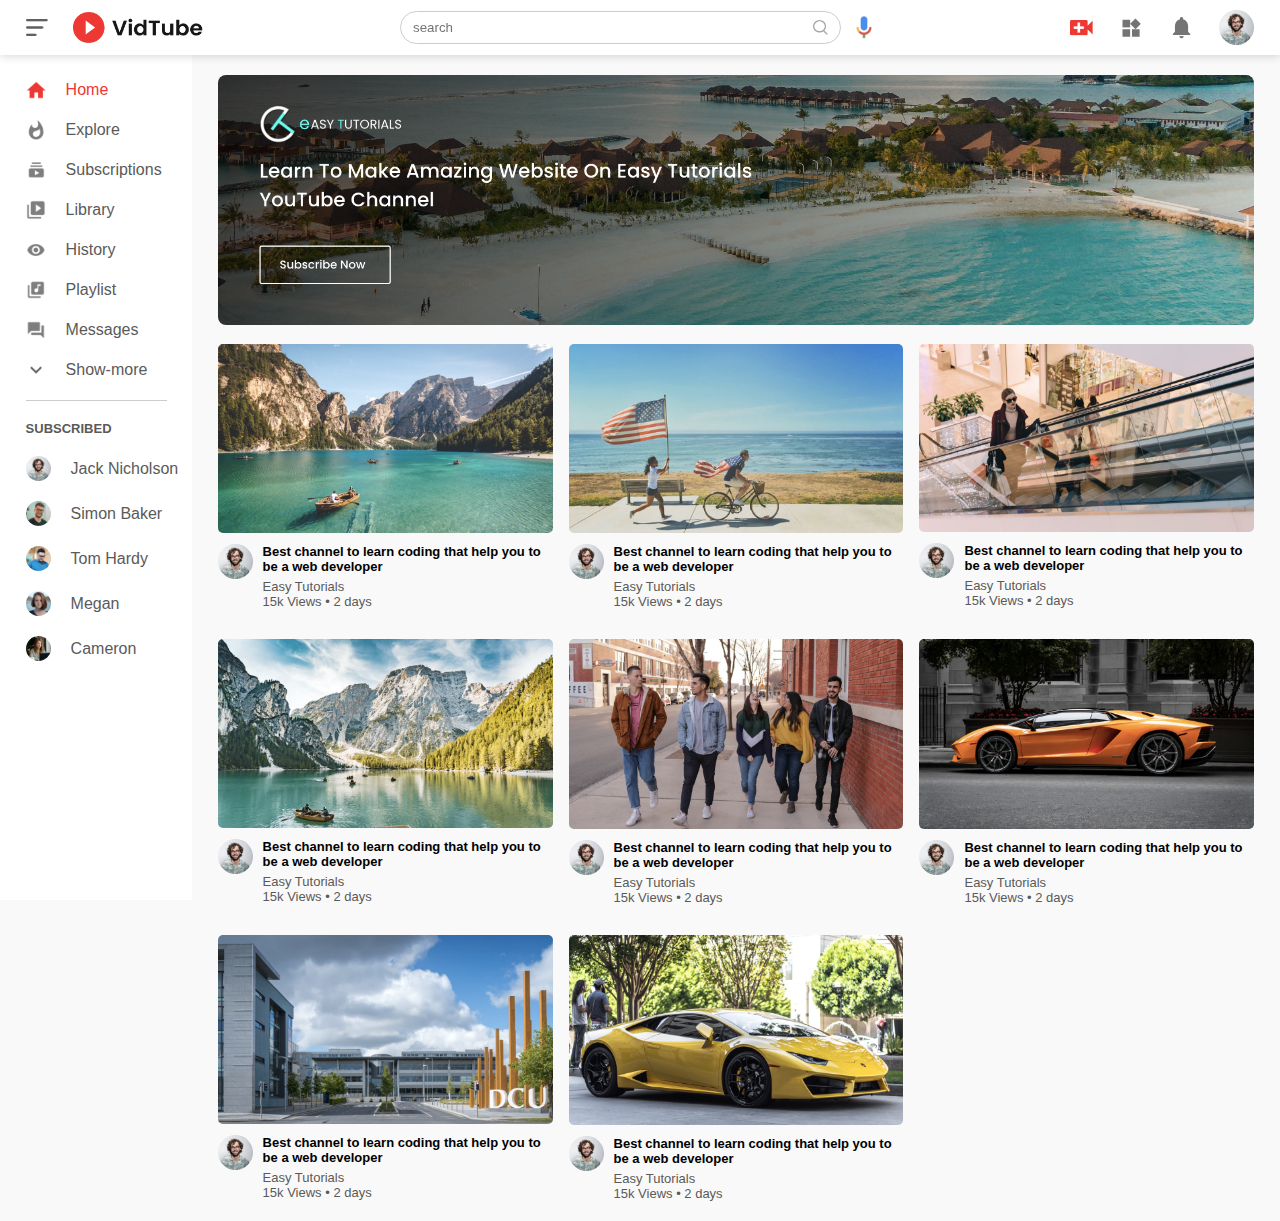
<file: Youtube clone project/index.html>
<!DOCTYPE html>
<html lang="en">
<head>
    <meta charset="UTF-8">
    <meta name="viewport" content="width=device-width, initial-scale=1.0">
    <title>Video Sharing webiste</title>
    <link rel="stylesheet" href="style.css">
</head>
<body>
    <nav class="flex-div">
        <div class="nav-left flex-div">
            <img src="images/menu.png" class="menu-icon" alt="">
            <img src="images/logo.png" class="logo" alt="">
        </div>
        <div class="nav-middle flex-div">
            <div class="search-box flex-div">
                <input type="text" placeholder="search">
                <img src="images/search.png" alt="">
            </div>
            <img src="images/voice-search.png" class="mic-icon" alt="">
        </div>
        <div class="nav-right flex-div">
            <img src="images/upload.png" alt="">
            <img src="images/more.png" alt="">
            <img src="images/notification.png" alt="">
            <img src="images/Jack.png" class="user-icon" alt="">
        </div>
    </nav>
    <!-- -------sidebar ------- -->
    <div class="sidebar">
        <div class="shortcut-links">
            <a href=""><img src="images/home.png" alt=""><p>Home</p></a>
            <a href=""><img src="images/explore.png" alt=""><p>Explore</p></a>
            <a href=""><img src="images/subscriprion.png" alt=""><p>Subscriptions</p></a>
            <a href=""><img src="images/library.png" alt=""><p>Library</p></a>
            <a href=""><img src="images/history.png" alt=""><p>History</p></a>
            <a href=""><img src="images/playlist.png" alt=""><p>Playlist</p></a>
            <a href=""><img src="images/messages.png" alt=""><p>Messages</p></a>
            <a href=""><img src="images/show-more.png" alt=""><p>Show-more</p></a>
            <hr>
        </div>
        <div class="subscribed-list">
            <h3>SUBSCRIBED</h3>
            <a href=""><img src="images/Jack.png" alt=""><p>Jack Nicholson</p></a>
            <a href=""><img src="images/simon.png" alt=""><p>Simon Baker</p></a>
            <a href=""><img src="images/tom.png" alt=""><p>Tom Hardy</p></a>
            <a href=""><img src="images/megan.png" alt=""><p>Megan</p></a>
            <a href=""><img src="images/cameron.png" alt=""><p>Cameron</p></a>
        </div>
    </div>
    <!-- ============================main============= -->
     <div class="container">
        <div class="banner">
            <img src="images/banner.png" alt="">
        </div>
        <div class="list-container">
            <div class="vid-list">
                <a href="play video.html"><img src="images/thumbnail1.png" class="thumbnail" alt=""></a>
                <div class="flex-div">
                    <img src="images/Jack.png" alt="">
                    <div class="vid-info">
                        <a href="play video.html">Best channel to learn coding that help you to be a web 
                        developer</a>
                        <p>Easy Tutorials</p>
                        <p>15k Views  &bull; 2 days</p>    
                    </div>
                </div>
            </div>
            <div class="vid-list">
                <a href=""><img src="images/thumbnail2.png" class="thumbnail" alt=""></a>
                <div class="flex-div">
                    <img src="images/Jack.png" alt="">
                    <div class="vid-info">
                        <a href="">Best channel to learn coding that help you to be a web 
                        developer</a>
                        <p>Easy Tutorials</p>
                        <p>15k Views  &bull; 2 days</p> 
                    </div>
                </div>
            </div>
            <div class="vid-list">
                <a href=""><img src="images/thumbnail3.png" class="thumbnail" alt=""></a>
                <div class="flex-div">
                    <img src="images/Jack.png" alt="">
                    <div class="vid-info">
                        <a href="">Best channel to learn coding that help you to be a web 
                        developer</a>
                        <p>Easy Tutorials</p>
                        <p>15k Views  &bull; 2 days</p>                    
                    </div>
                </div>
            </div>
            <div class="vid-list">
                <a href=""><img src="images/thumbnail4.png" class="thumbnail" alt=""></a>
                <div class="flex-div">
                    <img src="images/Jack.png" alt="">
                    <div class="vid-info">
                        <a href="">Best channel to learn coding that help you to be a web 
                        developer</a>
                        <p>Easy Tutorials</p>
                        <p>15k Views  &bull; 2 days</p>                    
                    </div>
                </div>
            </div>
            <div class="vid-list">
                <a href=""><img src="images/thumbnail5.png" class="thumbnail" alt=""></a>
                <div class="flex-div">
                    <img src="images/Jack.png" alt="">
                    <div class="vid-info">
                        <a href="">Best channel to learn coding that help you to be a web 
                        developer</a>
                        <p>Easy Tutorials</p>
                        <p>15k Views  &bull; 2 days</p>                    
                    </div>
                </div>
            </div>
            <div class="vid-list">
                <a href=""><img src="images/thumbnail6.png" class="thumbnail" alt=""></a>
                <div class="flex-div">
                    <img src="images/Jack.png" alt="">
                    <div class="vid-info">
                        <a href="">Best channel to learn coding that help you to be a web 
                        developer</a>
                        <p>Easy Tutorials</p>
                        <p>15k Views  &bull; 2 days</p>                    
                    </div>
                </div>
            </div>
            <div class="vid-list">
                <a href=""><img src="images/thumbnail7.png" class="thumbnail" alt=""></a>
                <div class="flex-div">
                    <img src="images/Jack.png" alt="">
                    <div class="vid-info">
                        <a href="">Best channel to learn coding that help you to be a web 
                        developer</a>
                        <p>Easy Tutorials</p>
                        <p>15k Views  &bull; 2 days</p>                    
                    </div>
                </div>
            </div>
            <div class="vid-list">
                <a href=""><img src="images/thumbnail8.png" class="thumbnail" alt=""></a>
                <div class="flex-div">
                    <img src="images/Jack.png" alt="">
                    <div class="vid-info">
                        <a href="">Best channel to learn coding that help you to be a web 
                        developer</a>
                        <p>Easy Tutorials</p>
                        <p>15k Views  &bull; 2 days</p>                   
                     </div>
                </div>
            </div>
         </div>
     </div>
     


    <script src="script.js"></script>
</body>
</html>
</file>
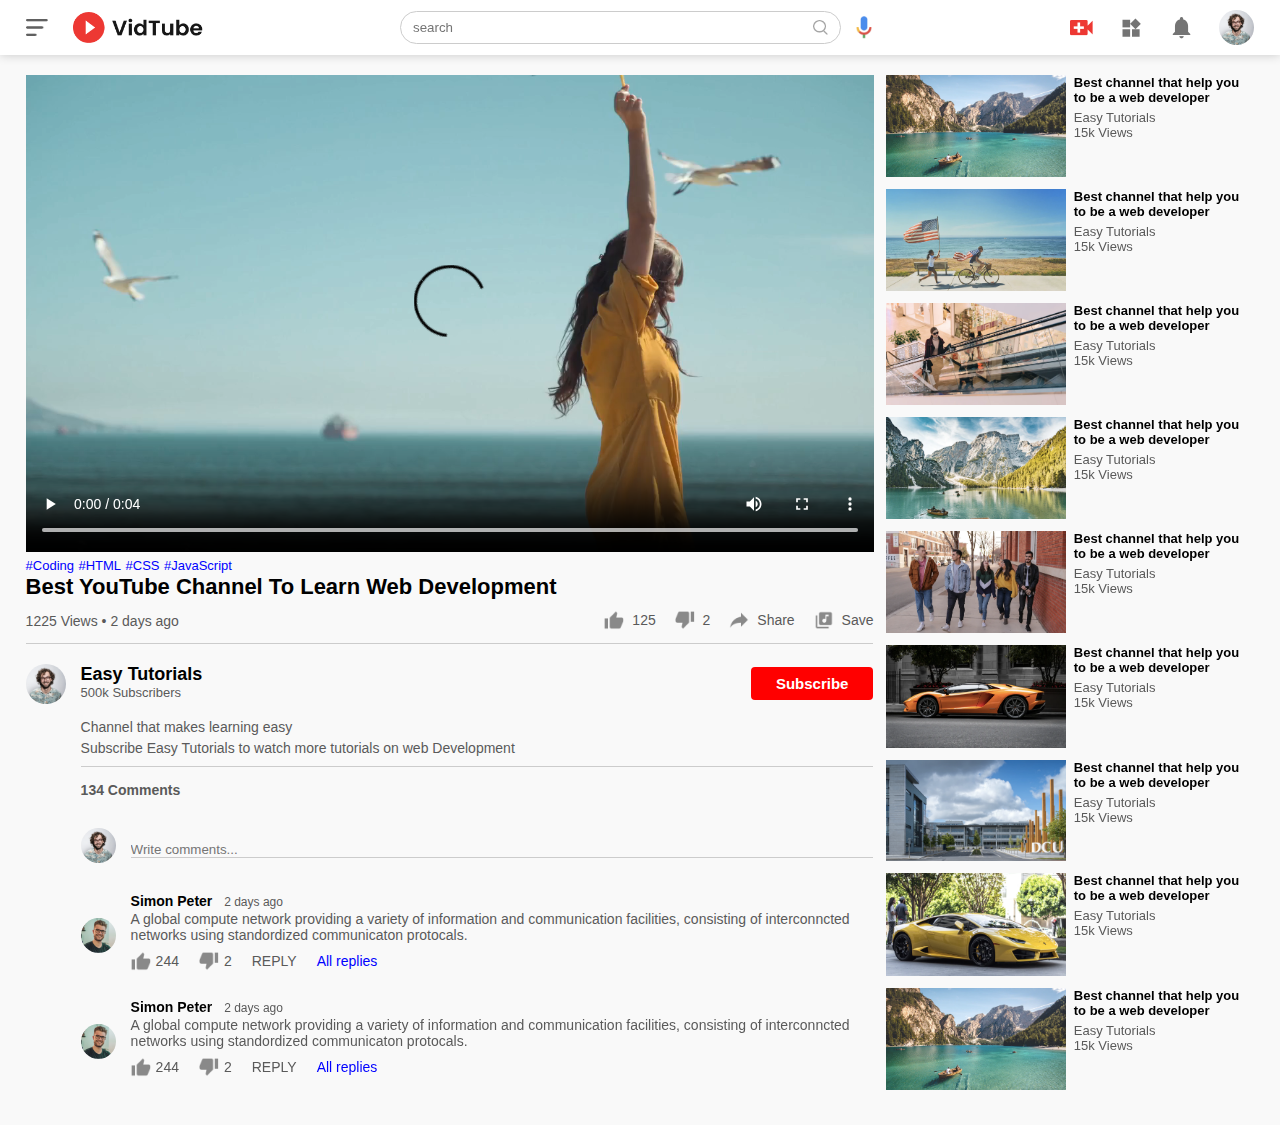
<file: Youtube clone project/play video.html>
<!DOCTYPE html>
<html lang="en">
<head>
    <meta charset="UTF-8">
    <meta name="viewport" content="width=device-width, initial-scale=1.0">
    <title>Play Video</title>
    <link rel="stylesheet" href="style.css">
</head>
<body>
    <nav class="flex-div">
        <div class="nav-left flex-div">
            <img src="images/menu.png" class="menu-icon" alt="">
            <img src="images/logo.png" class="logo" alt="">
        </div>
        <div class="nav-middle flex-div">
            <div class="search-box flex-div">
                <input type="text" placeholder="search">
                <img src="images/search.png" alt="">
            </div>
            <img src="images/voice-search.png" class="mic-icon" alt="">
        </div>
        <div class="nav-right flex-div">
            <img src="images/upload.png" alt="">
            <img src="images/more.png" alt="">
            <img src="images/notification.png" alt="">
            <img src="images/Jack.png" class="user-icon" alt="">
        </div>
    </nav>

    <div class="container play-container">
        <div class="row">
            <div class="play-video">
                <video controls autoplay>
                    <source src="images/video.mp4" type="video/mp4">
                </video>

                <div class="tags">
                    <a href="">#Coding</a> <a href="">#HTML</a> <a href="">#CSS</a>
                    <a href="">#JavaScript</a>
                </div>
                <h3>Best YouTube Channel To Learn Web Development</h3>

                <div class="play-video-info">
                    <p>1225 Views &bull; 2 days ago</p>
                    <div>
                        <a href=""><img src="images/like.png" alt="">125</a>
                        <a href=""><img src="images/dislike.png" alt="">2</a>
                        <a href=""><img src="images/share.png" alt="">Share</a>
                        <a href=""><img src="images/save.png" alt="">Save</a>
                    </div>
                </div>
                <hr>
                <div class="publisher">
                    <img src="images/Jack.png" alt="">
                    <div>
                        <p>Easy Tutorials</p>
                        <span>500k Subscribers</span>
                    </div>
                    <button type="button">Subscribe</button>
                </div>
                <div class="vid-description">
                    <p>Channel that makes learning easy </p>
                    <p>Subscribe Easy Tutorials to watch more tutorials on web 
                        Development
                    </p>
                    <hr>
                    <h4>134 Comments</h4>

                    <div class="add-comment">
                        <img src="images/Jack.png" alt="">
                        <input type="text" placeholder="Write comments...">
                    </div>
                    <div class="old-comment">
                        <img src="images/simon.png" alt="">
                        <div>
                            <h3>Simon Peter <span>2 days ago</span></h3>
                            <p>A global compute network providing a variety of information
                                and communication facilities, consisting of interconncted
                            networks using standordized communicaton protocals.</p>
                            <div class="comment-action">
                                <img src="images/like.png" alt="">
                                <span>244</span>
                                <img src="images/dislike.png" alt="">
                                <span>2</span>
                                <span>REPLY</span>
                                <a href="">All replies</a>
                            </div>
                        </div>
                    </div>
                    <div class="old-comment">
                        <img src="images/simon.png" alt="">
                        <div>
                            <h3>Simon Peter <span>2 days ago</span></h3>
                            <p>A global compute network providing a variety of information
                                and communication facilities, consisting of interconncted
                            networks using standordized communicaton protocals.</p>
                            <div class="comment-action">
                                <img src="images/like.png" alt="">
                                <span>244</span>
                                <img src="images/dislike.png" alt="">
                                <span>2</span>
                                <span>REPLY</span>
                                <a href="">All replies</a>
                            </div>
                        </div>
                    </div>
                </div>


            </div>
            <div class="right-sidebar">
                <div class="side-video-list">
                    <a href="" class="small-thumbnail"><img src="images/thumbnail1.png" alt=""></a>
                    <div class="vid-info">
                        <a href="">Best channel that help you to be a web developer</a>
                        <p<>Easy Tutorials</p>
                        <p>15k Views</p>
                    </div>
                </div>
                <div class="side-video-list">
                    <a href="" class="small-thumbnail"><img src="images/thumbnail2.png" alt=""></a>
                    <div class="vid-info">
                        <a href="">Best channel that help you to be a web developer</a>
                        <p<>Easy Tutorials</p>
                        <p>15k Views</p>
                    </div>
                </div>
                <div class="side-video-list">
                    <a href="" class="small-thumbnail"><img src="images/thumbnail3.png" alt=""></a>
                    <div class="vid-info">
                        <a href="">Best channel that help you to be a web developer</a>
                        <p<>Easy Tutorials</p>
                        <p>15k Views</p>
                    </div>
                </div>
                <div class="side-video-list">
                    <a href="" class="small-thumbnail"><img src="images/thumbnail4.png" alt=""></a>
                    <div class="vid-info">
                        <a href="">Best channel that help you to be a web developer</a>
                        <p<>Easy Tutorials</p>
                        <p>15k Views</p>
                    </div>
                </div>
                <div class="side-video-list">
                    <a href="" class="small-thumbnail"><img src="images/thumbnail5.png" alt=""></a>
                    <div class="vid-info">
                        <a href="">Best channel that help you to be a web developer</a>
                        <p<>Easy Tutorials</p>
                        <p>15k Views</p>
                    </div>
                </div>
                <div class="side-video-list">
                    <a href="" class="small-thumbnail"><img src="images/thumbnail6.png" alt=""></a>
                    <div class="vid-info">
                        <a href="">Best channel that help you to be a web developer</a>
                        <p<>Easy Tutorials</p>
                        <p>15k Views</p>
                    </div>
                </div>
                <div class="side-video-list">
                    <a href="" class="small-thumbnail"><img src="images/thumbnail7.png" alt=""></a>
                    <div class="vid-info">
                        <a href="">Best channel that help you to be a web developer</a>
                        <p<>Easy Tutorials</p>
                        <p>15k Views</p>
                    </div>
                </div>
                <div class="side-video-list">
                    <a href="" class="small-thumbnail"><img src="images/thumbnail8.png" alt=""></a>
                    <div class="vid-info">
                        <a href="">Best channel that help you to be a web developer</a>
                        <p<>Easy Tutorials</p>
                        <p>15k Views</p>
                    </div>
                </div>
                <div class="side-video-list">
                    <a href="" class="small-thumbnail"><img src="images/thumbnail1.png" alt=""></a>
                    <div class="vid-info">
                        <a href="">Best channel that help you to be a web developer</a>
                        <p<>Easy Tutorials</p>
                        <p>15k Views</p>
                    </div>
                </div>
            </div>
        </div>
    </div>

</body>
</html>
</file>
<file: Youtube clone project/style.css>
*{
    margin: 0;
    padding: 0;
    font-family: 'poppins', sans-serif;
    box-sizing: border-box;
}
a{
    text-decoration: none;
    color: #5a5a5a; 
}
img{
    cursor: pointer;
}
.flex-div{
    display: flex;
    align-items: center;
}
nav{
    padding: 10px 2%;
    justify-content: space-between;
    box-shadow: 0 0 10px rgba(0, 0, 0 , 0.2);
    background-color: #fff;
    position: sticky;
    top: 0;
    z-index: 10;
}
.nav-right img{
    width: 25px;
    margin-right: 25px;
}
.nav-right img:hover {
    transform: scale(1.1);
}
.nav-right .user-icon{
    width: 35px;
    border-radius: 50%;
    margin-right: 0;
}
.nav-left .menu-icon{
    width: 22px;
    margin-right: 25px;
}
.nav-left .logo{
    width: 130px;
}
.nav-middle .mic-icon{
    width: 16px;
}
.nav-middle .search-box{
    border: 1px solid #ccc;
    margin-right: 15px;
    padding: 8px 12px;
    border-radius: 25px;
}
.nav-middle .search-box input{
    width: 400px;
    border: 0;
    outline: 0;
    background: transparent;
}
.nav-middle .search-box img{
    width: 15px;
}

/*             sidebar               */
.sidebar{
    background: #fff;
    width: 15%;
    height: 100vh;
    position: fixed;
    top: 0;
    padding-left: 2%;
    padding-top: 80px;
    transition:all 0.3s ease;
}

.shortcut-links a img{
    width: 20px;
    margin-right: 20px;
}
.shortcut-links a{
    display: flex;
    align-items: center;
    margin-bottom: 20px;
    width: fit-content;
    flex-wrap: wrap;

}
.shortcut-links a:first-child{
    color: #ed3833;
}
.sidebar hr{
    border: 0;
    height: 1px;
    background: #ccc;
    width: 85%;
}
.subscribed-list h3{
    font-size: 13px;
    margin: 20px 0;
    color: #5a5a5a;

}
.subscribed-list a{
    display: flex;
    align-items: center;
    margin-bottom: 20px;
    width: fit-content;
    flex-wrap: wrap;
}
.subscribed-list a img{
    width: 25px;
    border-radius: 50%;
    margin-right: 20px;
}
.small-sidebar{
    width: 5%;
}
.small-sidebar a p{
    display: none;
}
.small-sidebar h3{
    display: none;
}
.small-sidebar hr{
    width: 50%;
    margin-bottom: 25px;
}
/* main */
.container{
    background: #f9f9f9;
    padding-left: 17%;
    padding-right: 2%;
    padding-top: 20px;
    padding-bottom: 20px;
    transition: all 0.3s ease;
}
.large-container{
    padding-left: 7%;
}
.banner{
    width: 100%;
}
.banner img{
    height: 250px;
    object-fit: cover;
    width: 100%;
    border-radius: 8px;
}
.list-container{
    display: grid;
    grid-template-columns: repeat(auto-fit,minmax(250px,1fr));
    grid-column-gap: 16px;
    grid-row-gap: 30px;
    margin-top: 15px;
}

.vid-list .thumbnail{
    width: 100%;
    border-radius: 5px;
}
.vid-list .flex-div{
    align-items: flex-start;
    margin-top: 7px;
}
.vid-list .flex-div img{
    width: 35px;
    margin-right: 10px;
    border-radius: 50%;
}
.vid-info{
    color: #5a5a5a;
    font-size: 13px;
}
.vid-info a{
    color: #000;
    font-weight: 600;
    display: block;
    margin-bottom: 5px;
}


@media (max-width: 900px){
    .menu-icon{
        display: none;
    }
    .sidebar{
        display: none;
    }
    .container, .large-container{
        padding-left: 5%;
        padding-right: 5%;
    }
    .banner img{
        display: none;
    }
    .nav-right img{
        display: none;
    }
    .nav-right .user-icon{
        display: block;
        width: 30px;
    }
    .nav-middle .search-box input{
        width: 100px;
    }
    .nav-middle .mic-icon{
        display: none;
    }
    .logo{
        width: 90px;
    }
    
}



/* ------- play video page ------------- */


.play-container{
    padding-left: 2%;
}
.row{
    display: flex;
    justify-content: space-between;
    flex-wrap: wrap;
}
.play-video{
    flex-basis: 69%;
}
.right-sidebar{
    flex-basis: 30%;
}
.play-video video{
    width: 100%;
}

.side-video-list{
    display: flex;
    justify-content: space-between;
    margin-bottom: 8px;
}
.side-video-list img{
    width: 100%;
}
.side-video-list .small-thumbnail{
    flex-basis: 49%;
}
.side-video-list .vid-info{
    flex-basis: 49%;
}
.play-video .tags a{
    color: #0000ff;
    font-size: 13px;
}
.play-video h3{
    font-weight: 600;
    font-size: 22px;
}
.play-video .play-video-info{
    display: flex;
    align-items: center;
    justify-content: space-between;
    flex-wrap: wrap;
    margin-top: 10px;
    font-size: 14px;
    color: #5a5a5a;
}
.play-video .play-video-info a img{
    width: 20px;
    margin-right: 8px;
}
.play-video .play-video-info a{
    display: inline-flex;
    align-items: center;
    margin-left: 15px;
}
.play-video hr{
    border: 0;
    height: 1px;
    background: #ccc;
    margin: 10px 0;
}
.publisher{
    display: flex;
    align-items: center;
    margin-top: 20px;
}
.publisher div{
    flex: 1;
    line-height: 18px;
}
.publisher img{
    width: 40px;
    border-radius: 50%;
    margin-right: 15px;
}
.publisher div p{
    color: #000;
    font-weight: 600;
    font-size: 18px;
}
.publisher div span{
    font-size: 13px;
    color: #5a5a5a;
}
.publisher button{
    background: red;
    color: #fff;
    padding: 8px 25px;
    border: 0;
    outline: 0;
    border-radius: 4px;
    cursor: pointer;
    font-size: 15px;
    font-weight: bold;
}
.vid-description{
    padding-left: 55px;
    margin: 15px 0;
}
.vid-description p{
    font-size: 14px;
    margin-bottom: 5px;
    color: #5a5a5a;
}
.vid-description h4{
    font-size: 14px;
    color: #5a5a5a;
    margin-top: 15px;
}
.add-comment{
    display: flex;
    align-items: center;
    margin: 30px 0;
}
.add-comment img{
    width: 35px;
    border-radius: 50%;
    margin-right: 15px;
}
.add-comment input{
    border: 0;
    outline: 0;
    border-bottom: 1px solid #ccc;
    width: 100%;
    padding-top: 10px;
    background: transparent;
}
.old-comment{
    display: flex;
    align-items: center;
    margin: 20px 0;

}
.old-comment img{
    width: 35px;
    border-radius: 50%;
    margin-right: 15px;
}
.old-comment h3{
    font-size: 14px;
    margin-bottom: 2px;
}
.old-comment h3 span{
    font-size: 12px;
    color: #5a5a5a;
    font-weight: 500;
    margin-left: 8px;
}
.old-comment .comment-action{
    display: flex;
    align-items: center;
    margin: 8px 0;
    font-size: 14px;
}
.old-comment .comment-action img{
    border-radius: 0;
    width: 20px;
    margin-right: 5px;
}
.old-comment .comment-action span{
    margin-right: 20px;
    color: #5a5a5a;
}
.old-comment .comment-action a{
    color: #0000ff;
}

@media (max-width: 900px){
    .play-video{
        flex-basis: 100%;
    }
    .right-sidebar{
        flex-basis: 100%
    }
    .vid-description{
        padding-left: 0;
    }
    .play-video .play-video-info a{
        margin-left: 0;
        margin-right: 15px;
        margin-top: 15px;
    }
}
</file>
